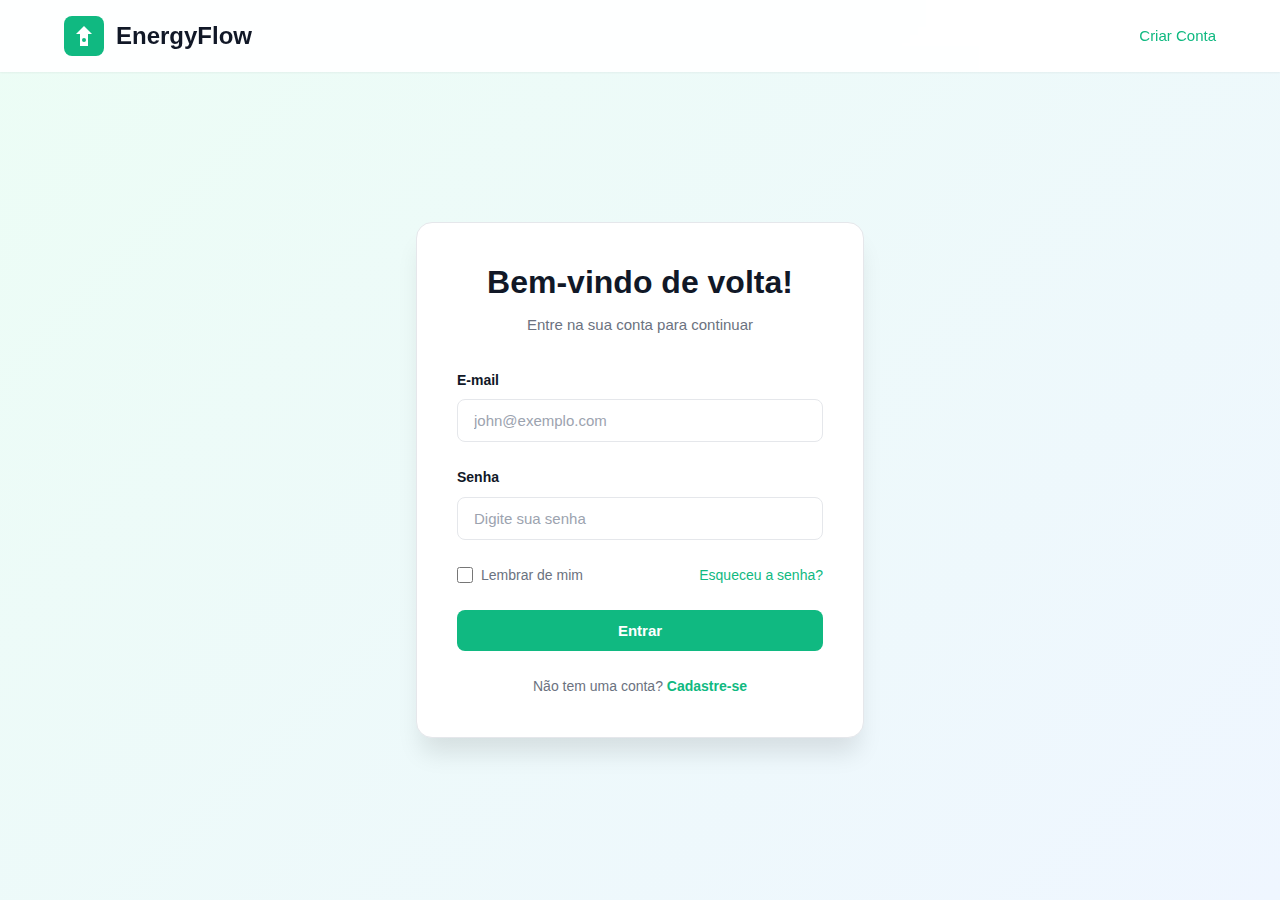
<file: website/login.html>
<!DOCTYPE html>
<html lang="pt-br">
  <head>
    <meta charset="utf-8" />
    <title>EnergyFlow - Entrar</title>
    <meta name="viewport" content="width=device-width, initial-scale=1" />
    <link href="src/styles/auth.css" rel="stylesheet" />
  </head>
  <body>
    <header class="header">
      <div class="header-container">
        <div class="header-content">
          <div class="logo">
          <svg width="40" height="40" viewBox="0 0 40 40" fill="none" xmlns="http://www.w3.org/2000/svg">
            <rect width="40" height="40" rx="8" fill="#10B981"/>
            <path d="M20 10L28 18H24V30H16V18H12L20 10Z" fill="white"/>
            <circle cx="20" cy="24" r="2" fill="#10B981"/>
          </svg>
          <a href="index.html"><span class="logo-text">EnergyFlow</span></a>
         </div>
          <a href="register.html" class="header-link">Criar Conta</a>
        </div>
      </div>
    </header>

    <main class="main-content">
      <div class="background-gradient"></div>
      
      <div class="form-container">
        <div class="form-card">
          <div class="form-header">
            <h1 class="form-title">Bem-vindo de volta!</h1>
            <p class="form-subtitle">Entre na sua conta para continuar</p>
          </div>

          <div id="alert" class="alert"></div>

          <form id="loginForm" class="form">
            <div class="form-group">
              <label for="email" class="form-label">E-mail</label>
              <input
                type="email"
                id="email"
                name="email"
                placeholder="john@exemplo.com"
                class="form-input"
              />
              <span class="error-message" id="emailError"></span>
            </div>

            <div class="form-group">
              <label for="password" class="form-label">Senha</label>
              <input
                type="password"
                id="password"
                name="password"
                placeholder="Digite sua senha"
                class="form-input"
              />
              <span class="error-message" id="passwordError"></span>
            </div>

            <div class="form-row">
              <label class="checkbox-wrapper">
                <input
                  type="checkbox"
                  id="remember"
                  name="remember"
                  class="form-checkbox"
                />
                <span class="checkbox-label">Lembrar de mim</span>
              </label>
              <a href="#" class="forgot-link">Esqueceu a senha?</a>
            </div>

            <button type="submit" class="btn btn-primary">Entrar</button>
          </form>

          <div class="form-footer">
            <p class="footer-text">
              Não tem uma conta?
              <a href="register.html" class="footer-link">Cadastre-se</a>
            </p>
          </div>
        </div>
      </div>
    </main>

    <script src="src/javascript/login.js"></script>
  </body>
</html>
</file>
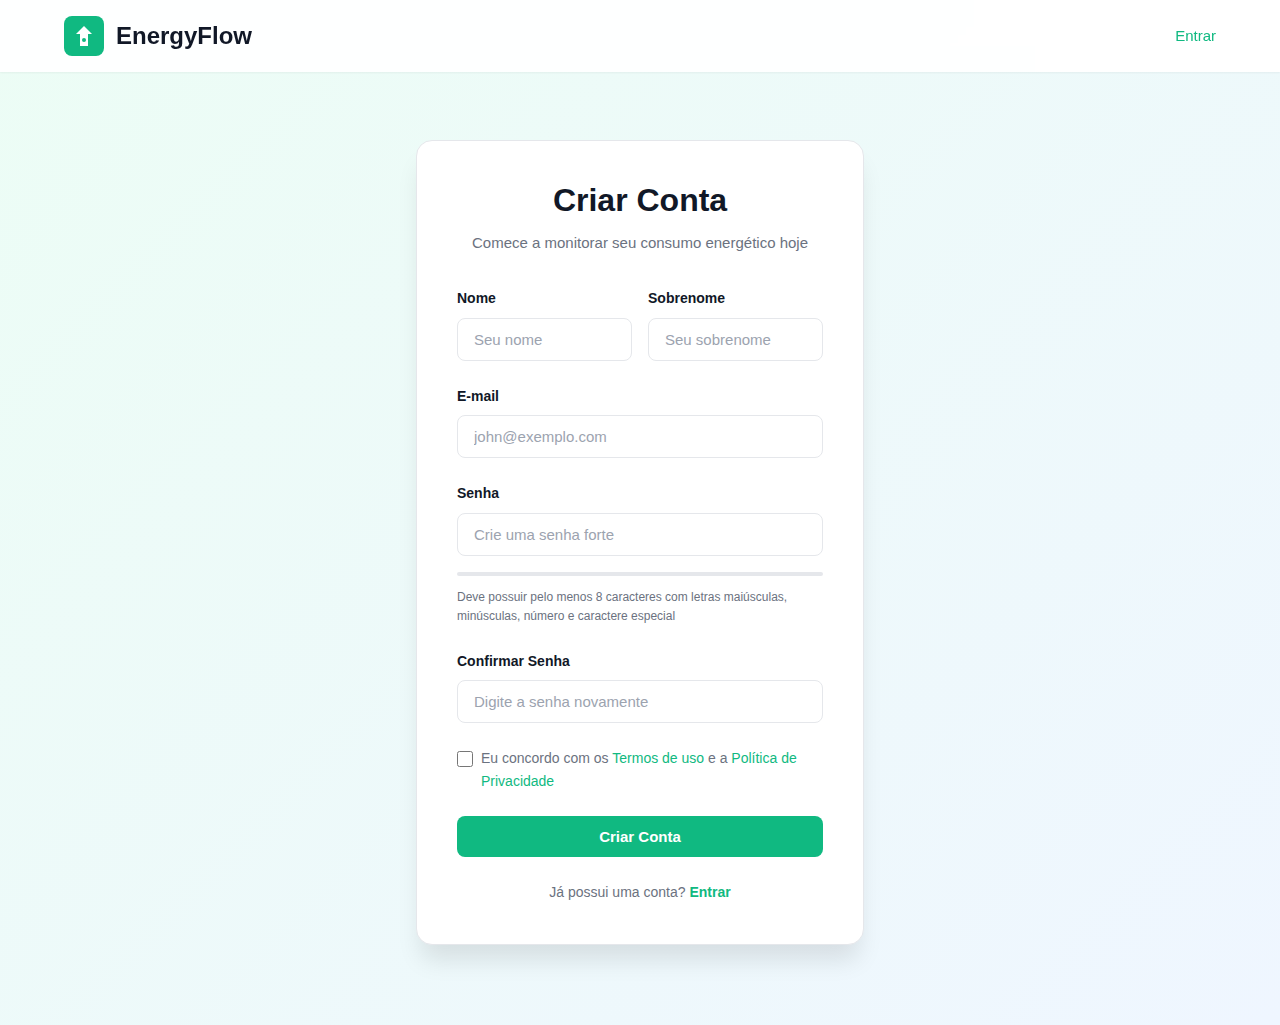
<file: website/register.html>
<!DOCTYPE html>
<html lang="en">
  <head>
    <meta charset="utf-8" />
    <title>EnergyFlow - Criar Conta</title>
    <meta name="viewport" content="width=device-width, initial-scale=1" />
    <link href="src/styles/auth.css" rel="stylesheet" />
  </head>
  <body>
    <header class="header">
      <div class="header-container">
        <div class="header-content">
          <div class="logo">
          <svg width="40" height="40" viewBox="0 0 40 40" fill="none" xmlns="http://www.w3.org/2000/svg">
            <rect width="40" height="40" rx="8" fill="#10B981"/>
            <path d="M20 10L28 18H24V30H16V18H12L20 10Z" fill="white"/>
            <circle cx="20" cy="24" r="2" fill="#10B981"/>
          </svg>
          <a href="index.html"><span class="logo-text">EnergyFlow</span></a>
        </div>
          <a href="login.html" class="header-link">Entrar</a>
        </div>
      </div>
    </header>

    <main class="main-content">
      <div class="background-gradient"></div>
      
      <div class="form-container">
        <div class="form-card">
          <div class="form-header">
            <h1 class="form-title">Criar Conta</h1>
            <p class="form-subtitle">Comece a monitorar seu consumo energético hoje</p>
          </div>

          <div id="alert" class="alert"></div>

          <form id="registerForm" class="form">
            <div class="form-row">
              <div class="form-group">
                <label for="firstName" class="form-label">Nome</label>
                <input
                  type="text"
                  id="firstName"
                  name="firstName"
                  placeholder="Seu nome"
                  class="form-input"
                />
                <span class="error-message" id="firstNameError"></span>
              </div>
              <div class="form-group">
                <label for="lastName" class="form-label">Sobrenome</label>
                <input
                  type="text"
                  id="lastName"
                  name="lastName"
                  placeholder="Seu sobrenome"
                  class="form-input"
                />
                <span class="error-message" id="lastNameError"></span>
              </div>
            </div>

            <div class="form-group">
              <label for="email" class="form-label">E-mail</label>
              <input
                type="email"
                id="email"
                name="email"
                placeholder="john@exemplo.com"
                class="form-input"
              />
              <span class="error-message" id="emailError"></span>
            </div>

            <div class="form-group">
              <label for="password" class="form-label">Senha</label>
              <input
                type="password"
                id="password"
                name="password"
                placeholder="Crie uma senha forte"
                class="form-input"
              />
              <div class="password-strength">
                <div class="password-strength-bar" id="passwordStrengthBar"></div>
              </div>
              <span class="error-message" id="passwordError"></span>
              <p class="form-hint">
                Deve possuir pelo menos 8 caracteres com letras maiúsculas, minúsculas, número e caractere especial
              </p>
            </div>

            <div class="form-group">
              <label for="confirmPassword" class="form-label">Confirmar Senha</label>
              <input
                type="password"
                id="confirmPassword"
                name="confirmPassword"
                placeholder="Digite a senha novamente"
                class="form-input"
              />
              <span class="error-message" id="confirmPasswordError"></span>
            </div>

            <div class="form-group">
              <div class="terms-wrapper">
                <input
                  type="checkbox"
                  id="terms"
                  name="terms"
                  class="terms-checkbox"
                />
                <label for="terms" class="terms-label">
                  Eu concordo com os <a href="#" class="terms-link">Termos de uso</a> e a <a href="#" class="terms-link">Política de Privacidade</a>
                </label>
              </div>
              <span class="error-message" id="termsError"></span>
            </div>

            <button type="submit" class="btn btn-primary">Criar Conta</button>
          </form>

          <div class="form-footer">
            <p class="footer-text">
              Já possui uma conta?
              <a href="login.html" class="footer-link">Entrar</a>
            </p>
          </div>
        </div>
      </div>
    </main>

    <script src="src/javascript/register.js"></script>
  </body>
</html>
</file>
<file: website/src/styles/auth.css>
@import url('styles.css');

.header-container {
  max-width: 1200px;
  margin: 0 auto;
  padding: 0 1rem;
}

.header-link {
  color: #10b981;
  font-size: 0.9375rem;
  font-weight: 500;
  text-decoration: none;
  transition: color 0.2s;
}

.header-link:hover {
  color: #059669;
}

.main-content {
  position: relative;
  min-height: 100vh;
  display: flex;
  align-items: center;
  justify-content: center;
  padding-top: 6.25rem;
  padding-bottom: 3.75rem;
  overflow: hidden;
}

.background-gradient {
  position: absolute;
  top: 0;
  left: 0;
  right: 0;
  bottom: 0;
  background: linear-gradient(135deg, rgb(236, 253, 245) 0%, rgb(239, 246, 255) 100%);
  z-index: -1;
}

/* forms */

.form-container {
  max-width: 30rem;
  width: 100%;
  margin: 0 auto;
  padding: 0 1rem;
}

.form-card {
  background-color: white;
  box-shadow: 0 20px 25px -5px rgba(0, 0, 0, 0.1);
  border: 1px solid #e5e7eb;
  border-radius: 1rem;
  padding: 2rem;
}

.form-header {
  text-align: center;
  margin-bottom: 2rem;
}

.form-title {
  font-size: 2rem;
  font-weight: 700;
  line-height: 1.2;
  margin-bottom: 0.75rem;
  color: #111827;
}

.form-subtitle {
  color: #6b7280;
  font-size: 0.9375rem;
  line-height: 1.6;
}

/* alertas */
.alert {
  padding: 1rem;
  border-radius: 0.5rem;
  margin-bottom: 1.5rem;
  display: none;
}

.alert.show {
  display: block;
}

.alert-error {
  background-color: #fee2e2;
  color: #991b1b;
  border: 1px solid #fecaca;
}

.alert-success {
  background-color: #d1fae5;
  color: #065f46;
  border: 1px solid #a7f3d0;
}

/* forms */
.form {
  display: flex;
  flex-direction: column;
  gap: 1.5rem;
}

.form-group {
  display: flex;
  flex-direction: column;
  gap: 0.5rem;
}

.form-row {
  display: flex;
  gap: 1rem; /* espaço entre Nome e Sobrenome */
}

.form-row .form-group {
  flex: 1; /* faz cada input ocupar metade do espaço */
}

.form-label {
  font-size: 0.875rem;
  font-weight: 600;
  line-height: 1.6;
  color: #111827;
}

.form-input {
  font-size: 0.9375rem;
  color: #111827;
  border: 1px solid #e5e7eb;
  padding: 0.75rem 1rem;
  border-radius: 0.5rem;
  transition: all 0.2s;
  width: 100%;
}

.form-input:focus {
  outline: none;
  border-color: #10b981;
  box-shadow: 0 0 0 1px #10b981;
}

.form-input::placeholder {
  color: #9ca3af;
}

.input-error {
  border-color: #ef4444 !important;
}

.error-message {
  color: #ef4444;
  font-size: 0.875rem;
  margin-top: 0.25rem;
  display: none;
}

.error-message.show {
  display: block;
}

.form-hint {
  font-size: 0.75rem;
  color: #6b7280;
  margin-top: 0.25rem;
}

/* indicador da segurança da senha */
.password-strength {
  height: 4px;
  background-color: #e5e7eb;
  border-radius: 2px;
  margin-top: 0.5rem;
  overflow: hidden;
}

.password-strength-bar {
  height: 100%;
  transition: width 0.3s ease, background-color 0.3s ease;
  width: 0%;
}

.password-strength-bar.weak {
  width: 33%;
  background-color: #ef4444;
}

.password-strength-bar.medium {
  width: 66%;
  background-color: #f59e0b;
}

.password-strength-bar.strong {
  width: 100%;
  background-color: #10b981;
}

/* checkbox e lembrar me */
.form-row {
  display: flex;
  align-items: center;
  justify-content: space-between;
  flex-wrap: wrap;
  gap: 1rem;
}

.checkbox-wrapper {
  display: flex;
  align-items: center;
  gap: 0.5rem;
  cursor: pointer;
}

.form-checkbox {
  width: 1rem;
  height: 1rem;
  border: 1px solid #d1d5db;
  border-radius: 0.25rem;
  cursor: pointer;
  accent-color: #10b981;
}

.checkbox-label {
  font-size: 0.875rem;
  color: #6b7280;
  cursor: pointer;
}

.forgot-link {
  font-size: 0.875rem;
  color: #10b981;
  text-decoration: none;
  transition: color 0.2s;
}

.forgot-link:hover {
  color: #059669;
}

/* checkbox dos termos */
.terms-wrapper {
  display: flex;
  align-items: flex-start;
  gap: 0.5rem;
}

.terms-checkbox {
  width: 1rem;
  height: 1rem;
  margin-top: 0.25rem;
  border: 1px solid #d1d5db;
  border-radius: 0.25rem;
  cursor: pointer;
  accent-color: #10b981;
  flex-shrink: 0;
}

.terms-label {
  font-size: 0.875rem;
  color: #6b7280;
}

.terms-link {
  color: #10b981;
  text-decoration: none;
  transition: color 0.2s;
}

.terms-link:hover {
  color: #059669;
}

/* botões */
.btn {
  font-size: 0.9375rem;
  font-weight: 600;
  padding: 0.75rem 1.5rem;
  border-radius: 0.5rem;
  border: none;
  cursor: pointer;
  transition: all 0.2s;
  width: 100%;
  text-align: center;
  display: flex;
  align-items: center;
  justify-content: center;
  gap: 0.5rem;
}

.btn-primary {
  background-color: #10b981;
  color: white;
}

.btn-primary:hover {
  background-color: #059669;
  box-shadow: 0 10px 15px -3px rgba(0, 0, 0, 0.1);
}

.btn-primary:active {
  transform: translateY(1px);
}

/* final do footer*/
.form-footer {
  text-align: center;
  margin-top: 1.5rem;
}

.footer-text {
  color: #6b7280;
  font-size: 0.875rem;
}

.footer-link {
  color: #10b981;
  font-weight: 600;
  text-decoration: none;
  transition: color 0.2s;
}

.footer-link:hover {
  color: #059669;
}

/* Responsive Design */
@media (min-width: 768px) {
  .header-container {
    padding: 0 1.5rem;
  }

  .form-card {
    padding: 2.5rem;
  }

  .main-content {
    padding-top: 8.75rem;
    padding-bottom: 5rem;
  }
}

@media (max-width: 640px) {
  .form-title {
    font-size: 1.75rem;
  }

  .form-card {
    padding: 1.5rem;
  }
}
</file>
